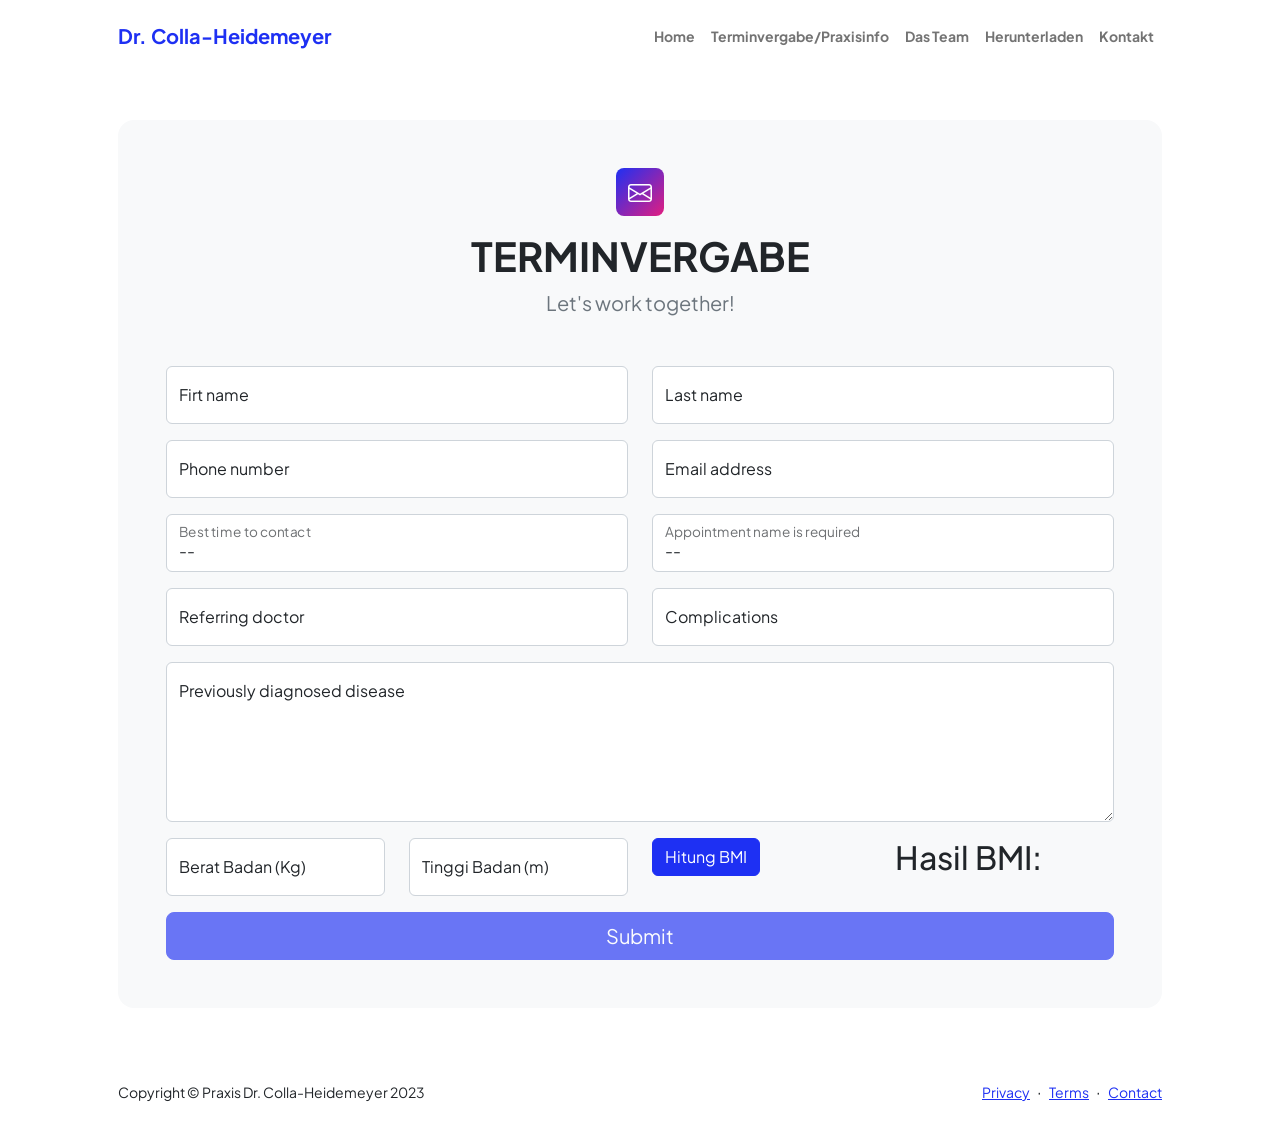
<file: contact.html>
<!DOCTYPE html>
<html lang="en">
    <head>
        <meta charset="utf-8" />
        <meta
            name="viewport"
            content="width=device-width, initial-scale=1, shrink-to-fit=no"
        />
        <meta name="description" content />
        <meta name="author" content />
        <title>Praxis Dr. Colla-Heidemeyer</title>
        <!-- Favicon-->
        <link rel="icon" type="image/x-icon" href="assets/favicon.ico" />
        <!-- Custom Google font-->
        <link rel="preconnect" href="https://fonts.googleapis.com" />
        <link rel="preconnect" href="https://fonts.gstatic.com" crossorigin />
        <link
            href="https://fonts.googleapis.com/css2?family=Plus+Jakarta+Sans:wght@100;200;300;400;500;600;700;800;900&amp;display=swap"
            rel="stylesheet"
        />
        <!-- Bootstrap icons-->
        <link
            href="https://cdn.jsdelivr.net/npm/bootstrap-icons@1.8.1/font/bootstrap-icons.css"
            rel="stylesheet"
        />
        <!-- Core theme CSS (includes Bootstrap)-->
        <link href="css/styles.css" rel="stylesheet" />
    </head>
    <body class="d-flex flex-column">
        <main class="flex-shrink-0">
            <!-- Navigation-->
            <nav class="navbar navbar-expand-lg navbar-light bg-white py-3">
                <div class="container px-5">
                    <a class="navbar-brand" href="index.html"
                        ><span class="fw-bolder text-primary"
                            >Dr. Colla-Heidemeyer</span
                        ></a
                    >
                    <button
                        class="navbar-toggler"
                        type="button"
                        data-bs-toggle="collapse"
                        data-bs-target="#navbarSupportedContent"
                        aria-controls="navbarSupportedContent"
                        aria-expanded="false"
                        aria-label="Toggle navigation"
                    >
                        <span class="navbar-toggler-icon"></span>
                    </button>
                    <div
                        class="collapse navbar-collapse"
                        id="navbarSupportedContent"
                    >
                        <ul
                            class="navbar-nav ms-auto mb-2 mb-lg-0 small fw-bolder"
                        >
                            <li class="nav-item">
                                <a class="nav-link" href="index.html">Home</a>
                            </li>
                            <li class="nav-item">
                                <a class="nav-link" href="index.html"
                                    >Terminvergabe/Praxisinfo</a
                                >
                            </li>
                            <li class="nav-item">
                                <a class="nav-link" href="resume.html"
                                    >Das Team</a
                                >
                            </li>
                            <li class="nav-item">
                                <a class="nav-link" href="projects.html"
                                    >Herunterladen</a
                                >
                            </li>
                            <li class="nav-item">
                                <a class="nav-link" href="contact.html"
                                    >Kontakt</a
                                >
                            </li>
                        </ul>
                    </div>
                </div>
            </nav>
            <!-- Page content-->
            <section class="py-5">
                <div class="container px-5">
                    <!-- Contact form-->
                    <div class="bg-light rounded-4 py-5 px-4 px-md-5">
                        <div class="text-center mb-5">
                            <div
                                class="feature bg-primary bg-gradient-primary-to-secondary text-white rounded-3 mb-3"
                            >
                                <i class="bi bi-envelope"></i>
                            </div>
                            <h1 class="fw-bolder">TERMINVERGABE</h1>
                            <p class="lead fw-normal text-muted mb-0">
                                Let's work together!
                            </p>
                        </div>
                        <div class="row gx-5 justify-content-center">
                            <div class="col-lg-8 col-xl-12 col-md-12">
                                <!-- * * * * * * * * * * * * * * *-->
                                <!-- * * SB Forms Contact Form * *-->
                                <!-- * * * * * * * * * * * * * * *-->
                                <!-- This form is pre-integrated with SB Forms.-->
                                <!-- To make this form functional, sign up at-->
                                <!-- https://startbootstrap.com/solution/contact-forms-->
                                <!-- to get an API token!-->
                                <form
                                    id="contactForm"
                                    data-sb-form-api-token="API_TOKEN"
                                >
                                    <div class="row">
                                        <div class="col-md-6">
                                            <!-- Name input-->
                                            <div class="form-floating mb-3">
                                                <input
                                                    class="form-control"
                                                    id="name"
                                                    type="text"
                                                    placeholder="Enter your name..."
                                                    data-sb-validations="required"
                                                />
                                                <label for="name"
                                                    >Firt name</label
                                                >
                                                <div
                                                    class="invalid-feedback"
                                                    data-sb-feedback="name:required"
                                                >
                                                    <!-- A name is required. -->
                                                </div>
                                            </div>
                                        </div>
                                        <div class="col-md-6">
                                            <div class="form-floating mb-3">
                                                <input
                                                    class="form-control"
                                                    id="name"
                                                    type="text"
                                                    placeholder="Enter your name..."
                                                    data-sb-validations="required"
                                                />
                                                <label for="name"
                                                    >Last name</label
                                                >
                                                <div
                                                    class="invalid-feedback"
                                                    data-sb-feedback="name:required"
                                                >
                                                    <!-- A name is required. -->
                                                </div>
                                            </div>
                                        </div>
                                        <div class="col-md-6">
                                            <!-- Name input-->
                                            <div class="form-floating mb-3">
                                                <input
                                                    class="form-control"
                                                    id="name"
                                                    type="number"
                                                    placeholder="Enter your name..."
                                                    data-sb-validations="required"
                                                />
                                                <label for="name"
                                                    >Phone number</label
                                                >
                                                <div
                                                    class="invalid-feedback"
                                                    data-sb-feedback="name:required"
                                                >
                                                    <!-- A name is required. -->
                                                </div>
                                            </div>
                                        </div>
                                        <div class="col-md-6">
                                            <!-- Email address input-->
                                            <div class="form-floating mb-3">
                                                <input
                                                    class="form-control"
                                                    id="email"
                                                    type="email"
                                                    placeholder="name@example.com"
                                                    data-sb-validations="required,email"
                                                />
                                                <label for="email"
                                                    >Email address</label
                                                >
                                                <div
                                                    class="invalid-feedback"
                                                    data-sb-feedback="email:required"
                                                >
                                                    <!-- An email is required. -->
                                                </div>
                                                <div
                                                    class="invalid-feedback"
                                                    data-sb-feedback="email:email"
                                                >
                                                    <!-- Email is not valid. -->
                                                </div>
                                            </div>
                                        </div>
                                        <div class="col-md-6">
                                            <div class="form-floating mb-3">
                                                <select
                                                    name=""
                                                    id=""
                                                    class="form-control"
                                                >
                                                    <option value="">--</option>
                                                    <option value="Morning">
                                                        Morning
                                                    </option>
                                                    <option value="Afternoon">
                                                        Afternoon
                                                    </option>
                                                    <option value="Evening">
                                                        Evening
                                                    </option>
                                                </select>
                                                <label for="email"
                                                    >Best time to contact</label
                                                >
                                                <div
                                                    class="invalid-feedback"
                                                    data-sb-feedback="email:required"
                                                >
                                                    <!-- An email is required. -->
                                                </div>
                                                <div
                                                    class="invalid-feedback"
                                                    data-sb-feedback="email:email"
                                                >
                                                    <!-- Email is not valid. -->
                                                </div>
                                            </div>
                                        </div>
                                        <div class="col-md-6">
                                            <div class="form-floating mb-3">
                                                <select
                                                    name=""
                                                    id=""
                                                    class="form-control"
                                                >
                                                    <option value="">--</option>
                                                    <option value="Morning">
                                                        Sonographien
                                                    </option>
                                                    <option value="Afternoon">
                                                        Jantung
                                                    </option>
                                                </select>
                                                <label for="email"
                                                    >Appointment name is
                                                    required</label
                                                >
                                                <div
                                                    class="invalid-feedback"
                                                    data-sb-feedback="email:required"
                                                >
                                                    <!-- An email is required. -->
                                                </div>
                                                <div
                                                    class="invalid-feedback"
                                                    data-sb-feedback="email:email"
                                                >
                                                    <!-- Email is not valid. -->
                                                </div>
                                            </div>
                                        </div>
                                        <div class="col-md-6">
                                            <div class="form-floating mb-3">
                                                <input
                                                    class="form-control"
                                                    id="name"
                                                    type="text"
                                                    placeholder="Enter your name..."
                                                    data-sb-validations="required"
                                                />
                                                <label for="name"
                                                    >Referring doctor</label
                                                >
                                                <div
                                                    class="invalid-feedback"
                                                    data-sb-feedback="name:required"
                                                >
                                                    <!-- A name is required. -->
                                                </div>
                                            </div>
                                        </div>
                                        <div class="col-md-6">
                                            <div class="form-floating mb-3">
                                                <input
                                                    class="form-control"
                                                    id="name"
                                                    type="text"
                                                    placeholder="Enter your name..."
                                                    data-sb-validations="required"
                                                />
                                                <label for="name"
                                                    >Complications</label
                                                >
                                                <div
                                                    class="invalid-feedback"
                                                    data-sb-feedback="name:required"
                                                >
                                                    <!-- A name is required. -->
                                                </div>
                                            </div>
                                        </div>
                                        <div class="col-md-12">
                                            <!-- Message input-->
                                            <div class="form-floating mb-3">
                                                <textarea
                                                    class="form-control"
                                                    id="message"
                                                    type="text"
                                                    placeholder="Enter your message here..."
                                                    style="height: 10rem"
                                                    data-sb-validations="required"
                                                ></textarea>
                                                <label for="message"
                                                    >Previously diagnosed
                                                    disease</label
                                                >
                                                <div
                                                    class="invalid-feedback"
                                                    data-sb-feedback="message:required"
                                                >
                                                    <!-- A message is required. -->
                                                </div>
                                            </div>
                                        </div>
                                        <div class="col-md-3">
                                            <div class="form-floating mb-3">
                                                <input
                                                    class="form-control"
                                                    id="beratBadan"
                                                    type="number"
                                                    placeholder="Enter your name..."
                                                    data-sb-validations="required"
                                                />
                                                <label for="name"
                                                    >Berat Badan (Kg)</label
                                                >
                                                <div
                                                    class="invalid-feedback"
                                                    data-sb-feedback="name:required"
                                                >
                                                    <!-- A name is required. -->
                                                </div>
                                            </div>
                                        </div>
                                        <div class="col-md-3">
                                            <div class="form-floating mb-3">
                                                <input
                                                    class="form-control"
                                                    id="tinggiBadan"
                                                    type="number"
                                                    step="0.01"
                                                    placeholder="Enter your name..."
                                                    data-sb-validations="required"
                                                />
                                                <label for="name"
                                                    >Tinggi Badan (m)</label
                                                >
                                                <div
                                                    class="invalid-feedback"
                                                    data-sb-feedback="name:required"
                                                >
                                                    <!-- A name is required. -->
                                                </div>
                                            </div>
                                        </div>
                                        <div class="col-md-3">
                                            <div class="form-floating mb-3">
                                                <button
                                                    type="button"
                                                    class="btn btn-primary"
                                                    onclick="hitungBMI()"
                                                >
                                                    Hitung BMI
                                                </button>
                                            </div>
                                        </div>
                                        <div class="col-md-3">
                                            <div class="form-floating mb-3">
                                                <h2>Hasil BMI:</h2>
                                                <p id="hasilBMI"></p>
                                            </div>
                                        </div>
                                    </div>

                                    <!-- Submit success message-->
                                    <!---->
                                    <!-- This is what your users will see when the form-->
                                    <!-- has successfully submitted-->
                                    <div
                                        class="d-none"
                                        id="submitSuccessMessage"
                                    >
                                        <div class="text-center mb-3">
                                            <div class="fw-bolder">
                                                Form submission successful!
                                            </div>
                                            To activate this form, sign up at
                                            <br />
                                            <a
                                                href="https://startbootstrap.com/solution/contact-forms"
                                                >https://startbootstrap.com/solution/contact-forms</a
                                            >
                                        </div>
                                    </div>
                                    <!-- Submit error message-->
                                    <!---->
                                    <!-- This is what your users will see when there is-->
                                    <!-- an error submitting the form-->
                                    <div class="d-none" id="submitErrorMessage">
                                        <div
                                            class="text-center text-danger mb-3"
                                        >
                                            Error sending message!
                                        </div>
                                    </div>
                                    <!-- Submit Button-->
                                    <div class="d-grid">
                                        <button
                                            class="btn btn-primary btn-lg disabled"
                                            id="submitButton"
                                            type="submit"
                                        >
                                            Submit
                                        </button>
                                    </div>
                                </form>
                            </div>
                        </div>
                    </div>
                </div>
            </section>
        </main>
        <!-- Footer-->
        <footer class="bg-white py-4 mt-auto">
            <div class="container px-5">
                <div
                    class="row align-items-center justify-content-between flex-column flex-sm-row"
                >
                    <div class="col-auto">
                        <div class="small m-0">
                            Copyright &copy; Praxis Dr. Colla-Heidemeyer 2023
                        </div>
                    </div>
                    <div class="col-auto">
                        <a class="small" href="#!">Privacy</a>
                        <span class="mx-1">&middot;</span>
                        <a class="small" href="#!">Terms</a>
                        <span class="mx-1">&middot;</span>
                        <a class="small" href="#!">Contact</a>
                    </div>
                </div>
            </div>
        </footer>
        <!-- Bootstrap core JS-->
        <script src="https://cdn.jsdelivr.net/npm/bootstrap@5.2.3/dist/js/bootstrap.bundle.min.js"></script>
        <!-- Core theme JS-->
        <script src="js/scripts.js"></script>
        <!-- * * * * * * * * * * * * * * * * * * * * * * * * * * * * * * * * * * * * * * * *-->
        <!-- * *                               SB Forms JS                               * *-->
        <!-- * * Activate your form at https://startbootstrap.com/solution/contact-forms * *-->
        <!-- * * * * * * * * * * * * * * * * * * * * * * * * * * * * * * * * * * * * * * * *-->
        <script src="https://cdn.startbootstrap.com/sb-forms-latest.js"></script>
        <script>
            function hitungBMI() {
                const beratBadan = document.getElementById("beratBadan").value;
                const tinggiBadan =
                    document.getElementById("tinggiBadan").value;

                if (beratBadan && tinggiBadan) {
                    const bmi = beratBadan / (tinggiBadan * tinggiBadan);
                    const hasilBMI = document.getElementById("hasilBMI");
                    hasilBMI.innerHTML = `BMI Anda: ${bmi.toFixed(2)}`;
                }
            }
        </script>
    </body>
</html>
</file>
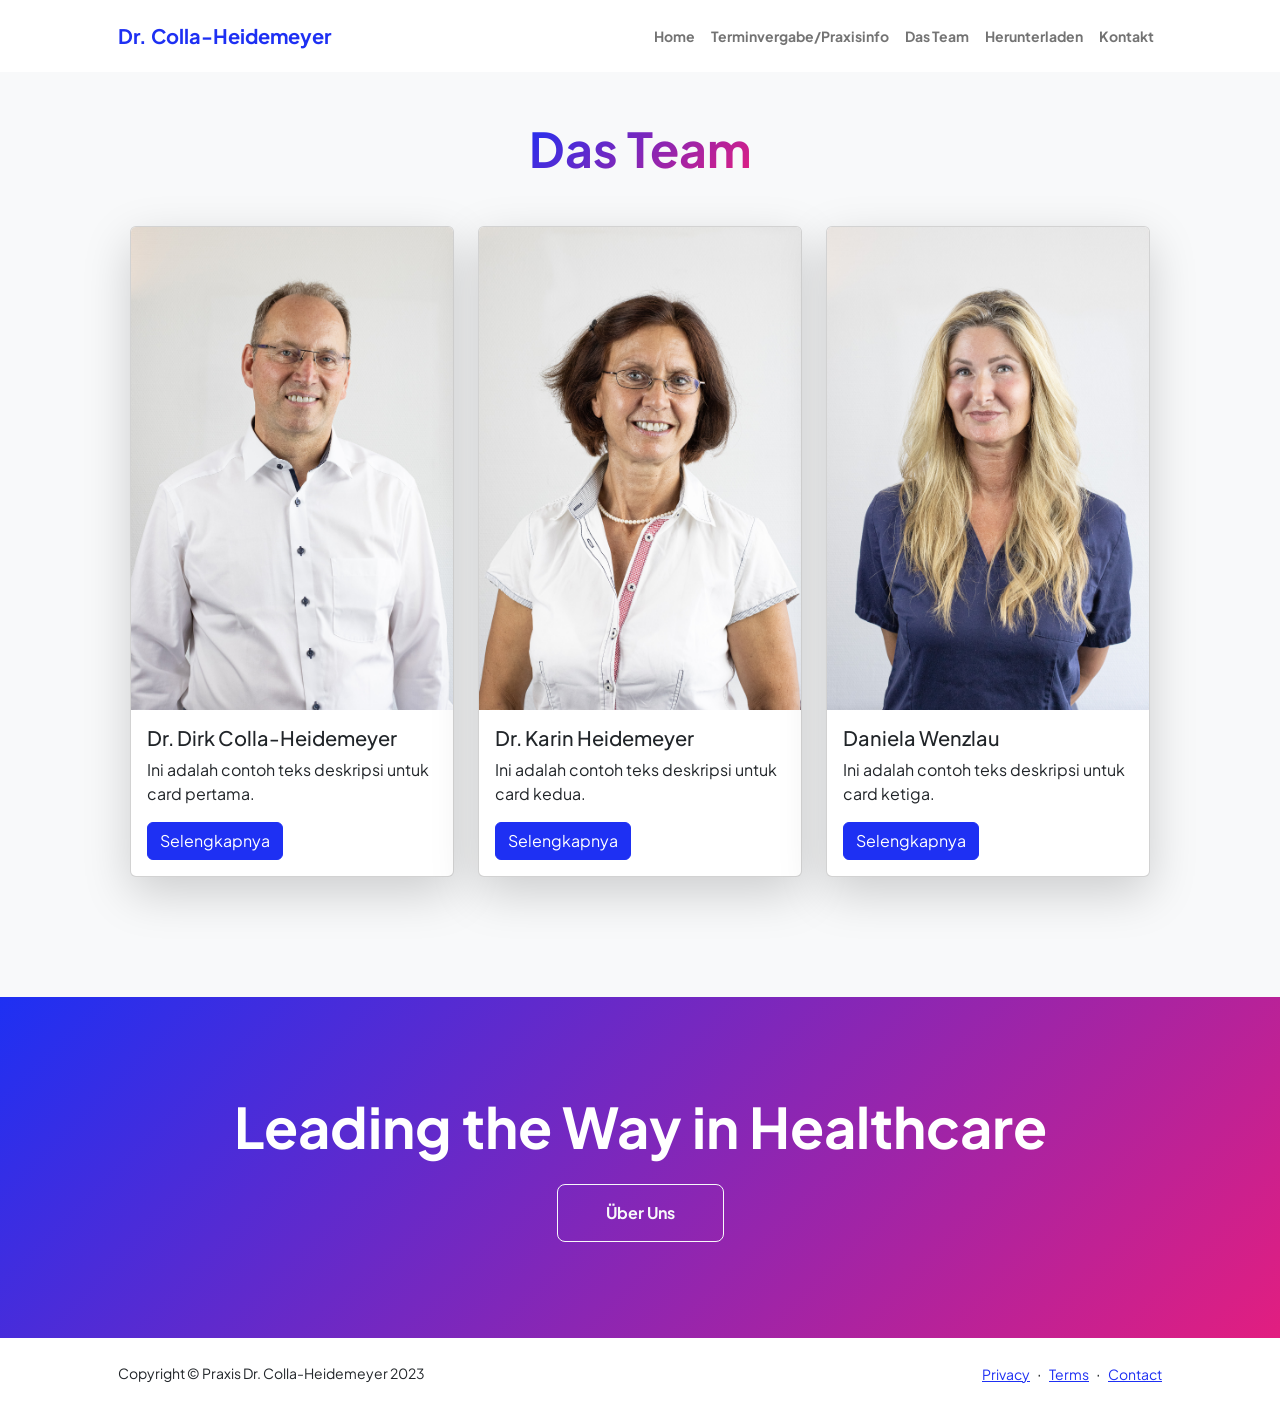
<file: projects.html>
<!DOCTYPE html>
<html lang="en">
    <head>
        <meta charset="utf-8" />
        <meta
            name="viewport"
            content="width=device-width, initial-scale=1, shrink-to-fit=no"
        />
        <meta name="description" content="" />
        <meta name="author" content="" />
        <title>Dr. Colla-Heidemeyer</title>
        <!-- Favicon-->
        <link rel="icon" type="image/x-icon" href="assets/favicon.ico" />
        <!-- Custom Google font-->
        <link rel="preconnect" href="https://fonts.googleapis.com" />
        <link rel="preconnect" href="https://fonts.gstatic.com" crossorigin />
        <link
            href="https://fonts.googleapis.com/css2?family=Plus+Jakarta+Sans:wght@100;200;300;400;500;600;700;800;900&amp;display=swap"
            rel="stylesheet"
        />
        <!-- Bootstrap icons-->
        <link
            href="https://cdn.jsdelivr.net/npm/bootstrap-icons@1.8.1/font/bootstrap-icons.css"
            rel="stylesheet"
        />
        <!-- Core theme CSS (includes Bootstrap)-->
        <link href="css/styles.css" rel="stylesheet" />

        <style>
            .fixed-size-img {
                width: 500px; /* Lebar tetap dalam piksel */
                height: 250px; /* Tinggi tetap dalam piksel */
                max-width: 100%; /* Membuat gambar responsif */
                height: auto; /* Menjaga rasio aspek gambar*/
            }
        </style>
    </head>
    <body class="d-flex flex-column h-100 bg-light">
        <main class="flex-shrink-0">
            <!-- Navigation-->
            <nav class="navbar navbar-expand-lg navbar-light bg-white py-3">
                <div class="container px-5">
                    <a class="navbar-brand" href="index.html"
                        ><span class="fw-bolder text-primary"
                            >Dr. Colla-Heidemeyer</span
                        ></a
                    >
                    <button
                        class="navbar-toggler"
                        type="button"
                        data-bs-toggle="collapse"
                        data-bs-target="#navbarSupportedContent"
                        aria-controls="navbarSupportedContent"
                        aria-expanded="false"
                        aria-label="Toggle navigation"
                    >
                        <span class="navbar-toggler-icon"></span>
                    </button>
                    <div
                        class="collapse navbar-collapse"
                        id="navbarSupportedContent"
                    >
                        <ul
                            class="navbar-nav ms-auto mb-2 mb-lg-0 small fw-bolder"
                        >
                            <li class="nav-item">
                                <a class="nav-link" href="index.html">Home</a>
                            </li>
                            <li class="nav-item">
                                <a class="nav-link" href="index.html"
                                    >Terminvergabe/Praxisinfo</a
                                >
                            </li>
                            <li class="nav-item">
                                <a class="nav-link" href="projects.html"
                                    >Das Team</a
                                >
                            </li>
                            <li class="nav-item">
                                <a class="nav-link" href="projects.html"
                                    >Herunterladen</a
                                >
                            </li>
                            <li class="nav-item">
                                <a class="nav-link" href="contact.html"
                                    >Kontakt</a
                                >
                            </li>
                        </ul>
                    </div>
                </div>
            </nav>
            <!-- Projects Section-->
            <section class="py-5">
                <div class="container px-5 mb-5">
                    <div class="text-center mb-5">
                        <h1 class="display-5 fw-bolder mb-0">
                            <span class="text-gradient d-inline">Das Team</span>
                        </h1>
                    </div>

                    <div class="container mt-5">
                        <div class="row">
                            <div class="col-md-4">
                                <div class="card shadow-lg mb-4">
                                    <img
                                        src="assets/Dr. Dirk Colla-Heidemeyer.jpg"
                                        class="card-img-top fixed-size-img"
                                        alt="Sample Image"
                                    />
                                    <div class="card-body">
                                        <h5 class="card-title">
                                            Dr. Dirk Colla-Heidemeyer
                                        </h5>
                                        <p class="card-text">
                                            Ini adalah contoh teks deskripsi
                                            untuk card pertama.
                                        </p>
                                        <a href="#" class="btn btn-primary"
                                            >Selengkapnya</a
                                        >
                                    </div>
                                </div>
                            </div>
                            <div class="col-md-4">
                                <div class="card shadow-lg mb-4">
                                    <img
                                        src="assets/Dr. Karin Heidemeyer.jpg"
                                        class="card-img-top"
                                        alt="Sample Image"
                                    />
                                    <div class="card-body">
                                        <h5 class="card-title">
                                            Dr. Karin Heidemeyer
                                        </h5>
                                        <p class="card-text">
                                            Ini adalah contoh teks deskripsi
                                            untuk card kedua.
                                        </p>
                                        <a href="#" class="btn btn-primary"
                                            >Selengkapnya</a
                                        >
                                    </div>
                                </div>
                            </div>
                            <div class="col-md-4">
                                <div class="card shadow-lg mb-4">
                                    <img
                                        src="assets/Daniela Wenzlau.jpg"
                                        class="card-img-top"
                                        alt="Sample Image"
                                    />
                                    <div class="card-body">
                                        <h5 class="card-title">
                                            Daniela Wenzlau
                                        </h5>
                                        <p class="card-text">
                                            Ini adalah contoh teks deskripsi
                                            untuk card ketiga.
                                        </p>
                                        <a href="#" class="btn btn-primary"
                                            >Selengkapnya</a
                                        >
                                    </div>
                                </div>
                            </div>
                        </div>
                    </div>
                </div>
            </section>
            <!-- Call to action section-->
            <section class="py-5 bg-gradient-primary-to-secondary text-white">
                <div class="container px-5 my-5">
                    <div class="text-center">
                        <h2 class="display-4 fw-bolder mb-4">
                            Leading the Way in Healthcare
                        </h2>
                        <a
                            class="btn btn-outline-light btn-lg px-5 py-3 fs-6 fw-bolder"
                            href="contact.html"
                            >Über Uns</a
                        >
                    </div>
                </div>
            </section>
        </main>
        <!-- Footer-->
        <footer class="bg-white py-4 mt-auto">
            <div class="container px-5">
                <div
                    class="row align-items-center justify-content-between flex-column flex-sm-row"
                >
                    <div class="col-auto">
                        <div class="small m-0">
                            Copyright &copy; Praxis Dr. Colla-Heidemeyer 2023
                        </div>
                    </div>
                    <div class="col-auto">
                        <a class="small" href="#!">Privacy</a>
                        <span class="mx-1">&middot;</span>
                        <a class="small" href="#!">Terms</a>
                        <span class="mx-1">&middot;</span>
                        <a class="small" href="#!">Contact</a>
                    </div>
                </div>
            </div>
        </footer>
        <!-- Bootstrap core JS-->
        <script src="https://cdn.jsdelivr.net/npm/bootstrap@5.2.3/dist/js/bootstrap.bundle.min.js"></script>
        <!-- Core theme JS-->
        <script src="js/scripts.js"></script>
    </body>
</html>
</file>
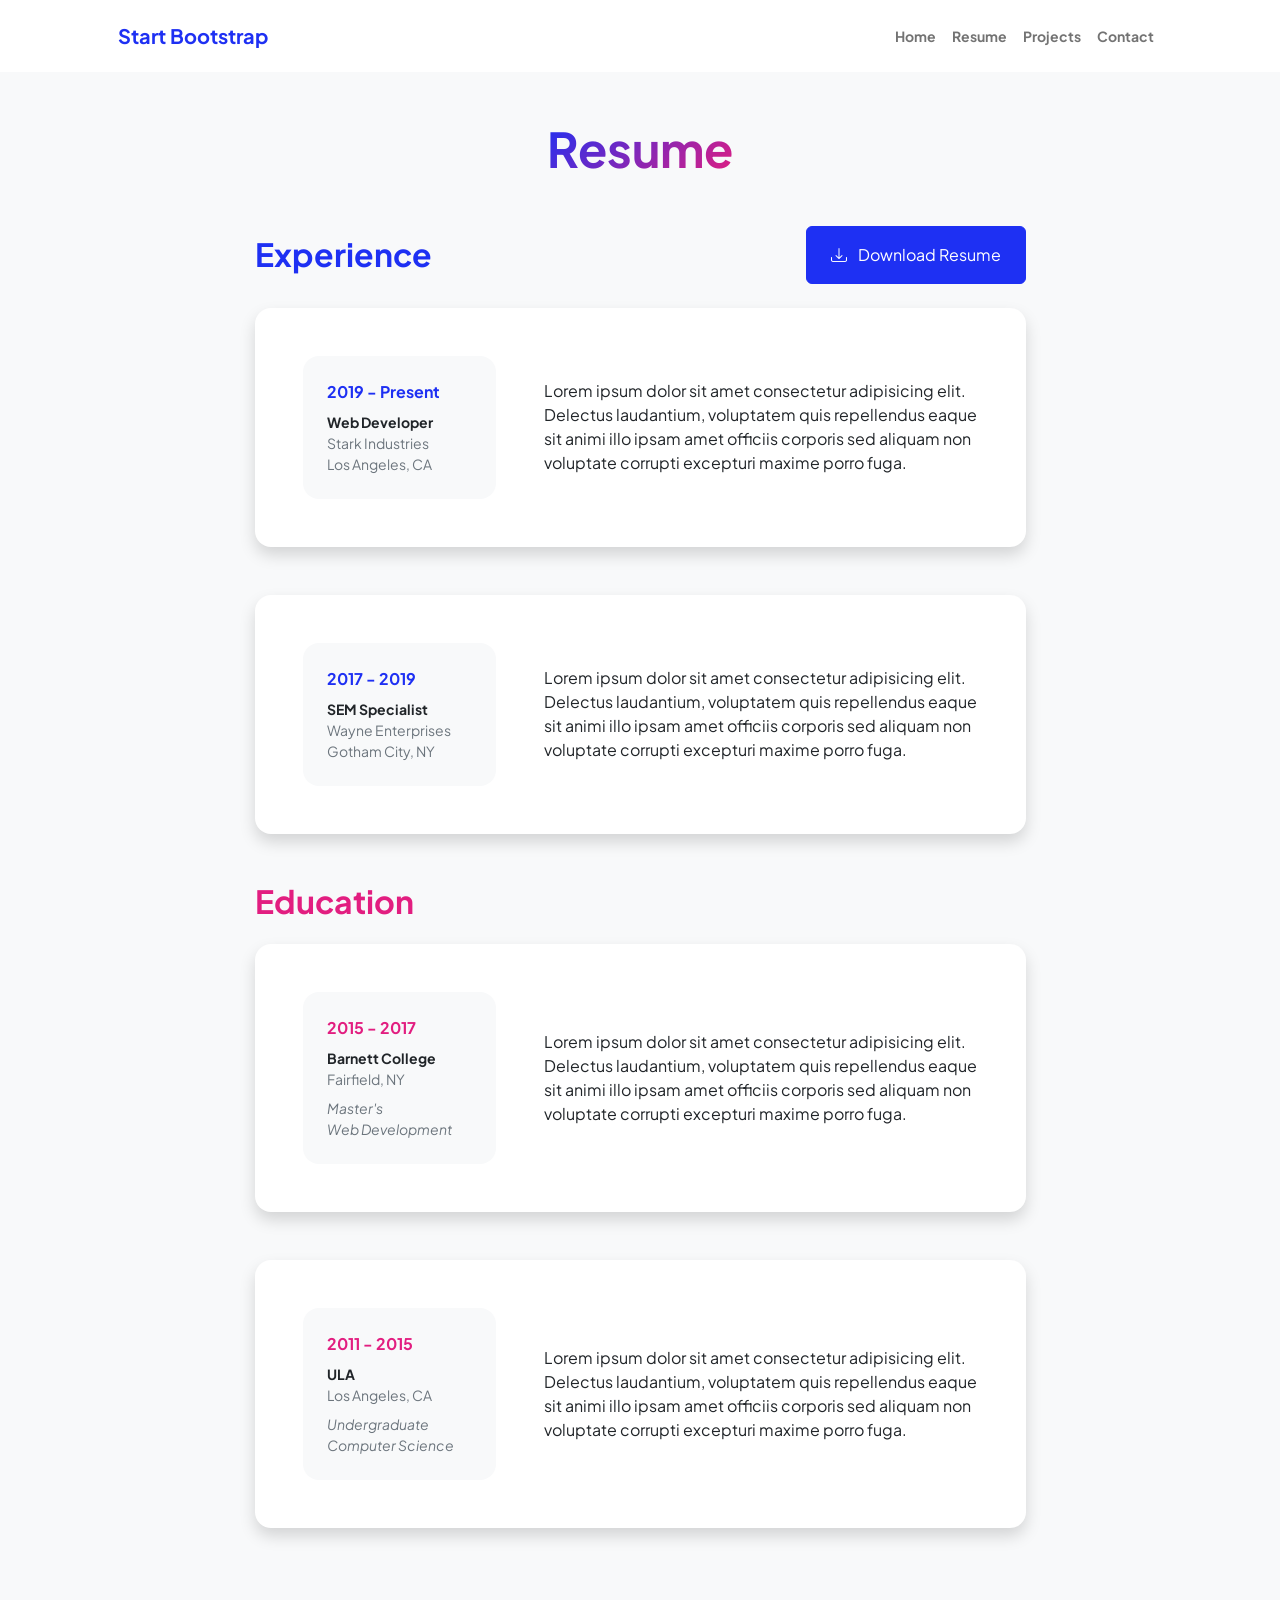
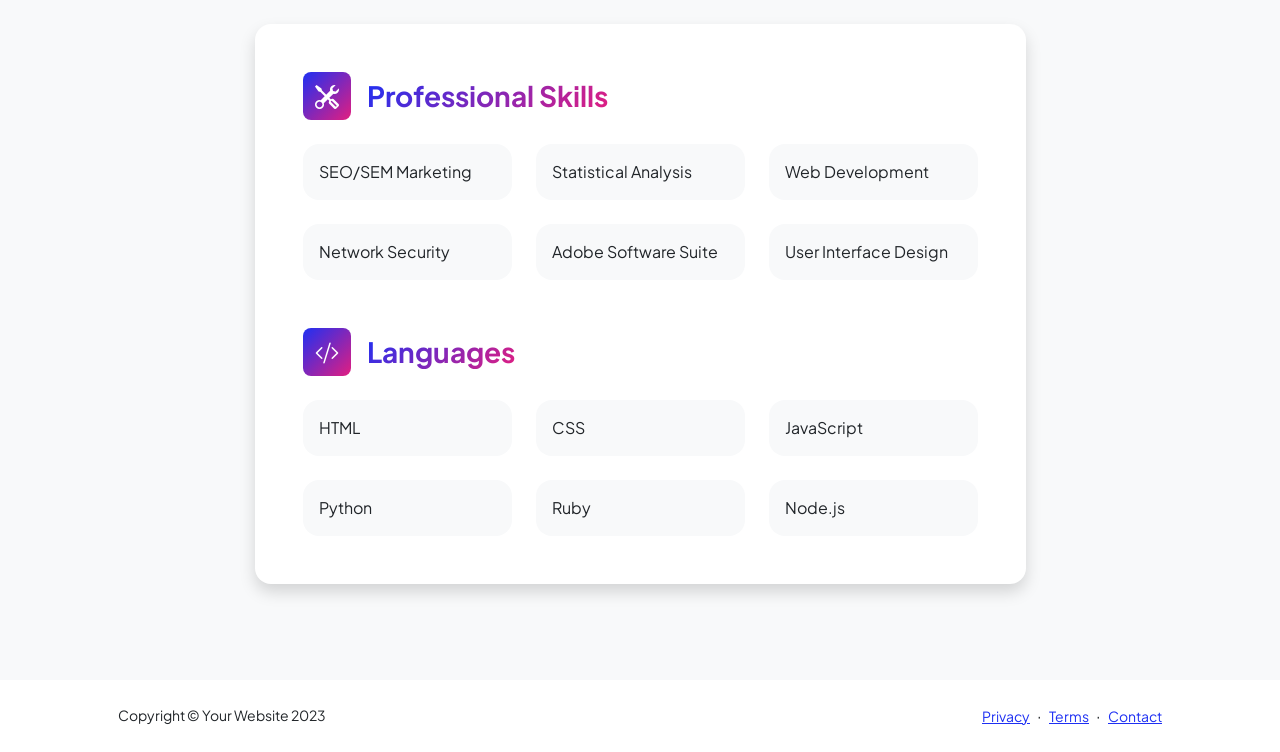
<file: resume.html>
<!DOCTYPE html>
<html lang="en">
    <head>
        <meta charset="utf-8" />
        <meta name="viewport" content="width=device-width, initial-scale=1, shrink-to-fit=no" />
        <meta name="description" content="" />
        <meta name="author" content="" />
        <title>Personal - Start Bootstrap Template</title>
        <!-- Favicon-->
        <link rel="icon" type="image/x-icon" href="assets/favicon.ico" />
        <!-- Custom Google font-->
        <link rel="preconnect" href="https://fonts.googleapis.com" />
        <link rel="preconnect" href="https://fonts.gstatic.com" crossorigin />
        <link href="https://fonts.googleapis.com/css2?family=Plus+Jakarta+Sans:wght@100;200;300;400;500;600;700;800;900&amp;display=swap" rel="stylesheet" />
        <!-- Bootstrap icons-->
        <link href="https://cdn.jsdelivr.net/npm/bootstrap-icons@1.8.1/font/bootstrap-icons.css" rel="stylesheet" />
        <!-- Core theme CSS (includes Bootstrap)-->
        <link href="css/styles.css" rel="stylesheet" />
    </head>
    <body class="d-flex flex-column h-100 bg-light">
        <main class="flex-shrink-0">
            <!-- Navigation-->
            <nav class="navbar navbar-expand-lg navbar-light bg-white py-3">
                <div class="container px-5">
                    <a class="navbar-brand" href="index.html"><span class="fw-bolder text-primary">Start Bootstrap</span></a>
                    <button class="navbar-toggler" type="button" data-bs-toggle="collapse" data-bs-target="#navbarSupportedContent" aria-controls="navbarSupportedContent" aria-expanded="false" aria-label="Toggle navigation"><span class="navbar-toggler-icon"></span></button>
                    <div class="collapse navbar-collapse" id="navbarSupportedContent">
                        <ul class="navbar-nav ms-auto mb-2 mb-lg-0 small fw-bolder">
                            <li class="nav-item"><a class="nav-link" href="index.html">Home</a></li>
                            <li class="nav-item"><a class="nav-link" href="resume.html">Resume</a></li>
                            <li class="nav-item"><a class="nav-link" href="projects.html">Projects</a></li>
                            <li class="nav-item"><a class="nav-link" href="contact.html">Contact</a></li>
                        </ul>
                    </div>
                </div>
            </nav>
            <!-- Page Content-->
            <div class="container px-5 my-5">
                <div class="text-center mb-5">
                    <h1 class="display-5 fw-bolder mb-0"><span class="text-gradient d-inline">Resume</span></h1>
                </div>
                <div class="row gx-5 justify-content-center">
                    <div class="col-lg-11 col-xl-9 col-xxl-8">
                        <!-- Experience Section-->
                        <section>
                            <div class="d-flex align-items-center justify-content-between mb-4">
                                <h2 class="text-primary fw-bolder mb-0">Experience</h2>
                                <!-- Download resume button-->
                                <!-- Note: Set the link href target to a PDF file within your project-->
                                <a class="btn btn-primary px-4 py-3" href="#!">
                                    <div class="d-inline-block bi bi-download me-2"></div>
                                    Download Resume
                                </a>
                            </div>
                            <!-- Experience Card 1-->
                            <div class="card shadow border-0 rounded-4 mb-5">
                                <div class="card-body p-5">
                                    <div class="row align-items-center gx-5">
                                        <div class="col text-center text-lg-start mb-4 mb-lg-0">
                                            <div class="bg-light p-4 rounded-4">
                                                <div class="text-primary fw-bolder mb-2">2019 - Present</div>
                                                <div class="small fw-bolder">Web Developer</div>
                                                <div class="small text-muted">Stark Industries</div>
                                                <div class="small text-muted">Los Angeles, CA</div>
                                            </div>
                                        </div>
                                        <div class="col-lg-8"><div>Lorem ipsum dolor sit amet consectetur adipisicing elit. Delectus laudantium, voluptatem quis repellendus eaque sit animi illo ipsam amet officiis corporis sed aliquam non voluptate corrupti excepturi maxime porro fuga.</div></div>
                                    </div>
                                </div>
                            </div>
                            <!-- Experience Card 2-->
                            <div class="card shadow border-0 rounded-4 mb-5">
                                <div class="card-body p-5">
                                    <div class="row align-items-center gx-5">
                                        <div class="col text-center text-lg-start mb-4 mb-lg-0">
                                            <div class="bg-light p-4 rounded-4">
                                                <div class="text-primary fw-bolder mb-2">2017 - 2019</div>
                                                <div class="small fw-bolder">SEM Specialist</div>
                                                <div class="small text-muted">Wayne Enterprises</div>
                                                <div class="small text-muted">Gotham City, NY</div>
                                            </div>
                                        </div>
                                        <div class="col-lg-8"><div>Lorem ipsum dolor sit amet consectetur adipisicing elit. Delectus laudantium, voluptatem quis repellendus eaque sit animi illo ipsam amet officiis corporis sed aliquam non voluptate corrupti excepturi maxime porro fuga.</div></div>
                                    </div>
                                </div>
                            </div>
                        </section>
                        <!-- Education Section-->
                        <section>
                            <h2 class="text-secondary fw-bolder mb-4">Education</h2>
                            <!-- Education Card 1-->
                            <div class="card shadow border-0 rounded-4 mb-5">
                                <div class="card-body p-5">
                                    <div class="row align-items-center gx-5">
                                        <div class="col text-center text-lg-start mb-4 mb-lg-0">
                                            <div class="bg-light p-4 rounded-4">
                                                <div class="text-secondary fw-bolder mb-2">2015 - 2017</div>
                                                <div class="mb-2">
                                                    <div class="small fw-bolder">Barnett College</div>
                                                    <div class="small text-muted">Fairfield, NY</div>
                                                </div>
                                                <div class="fst-italic">
                                                    <div class="small text-muted">Master's</div>
                                                    <div class="small text-muted">Web Development</div>
                                                </div>
                                            </div>
                                        </div>
                                        <div class="col-lg-8"><div>Lorem ipsum dolor sit amet consectetur adipisicing elit. Delectus laudantium, voluptatem quis repellendus eaque sit animi illo ipsam amet officiis corporis sed aliquam non voluptate corrupti excepturi maxime porro fuga.</div></div>
                                    </div>
                                </div>
                            </div>
                            <!-- Education Card 2-->
                            <div class="card shadow border-0 rounded-4 mb-5">
                                <div class="card-body p-5">
                                    <div class="row align-items-center gx-5">
                                        <div class="col text-center text-lg-start mb-4 mb-lg-0">
                                            <div class="bg-light p-4 rounded-4">
                                                <div class="text-secondary fw-bolder mb-2">2011 - 2015</div>
                                                <div class="mb-2">
                                                    <div class="small fw-bolder">ULA</div>
                                                    <div class="small text-muted">Los Angeles, CA</div>
                                                </div>
                                                <div class="fst-italic">
                                                    <div class="small text-muted">Undergraduate</div>
                                                    <div class="small text-muted">Computer Science</div>
                                                </div>
                                            </div>
                                        </div>
                                        <div class="col-lg-8"><div>Lorem ipsum dolor sit amet consectetur adipisicing elit. Delectus laudantium, voluptatem quis repellendus eaque sit animi illo ipsam amet officiis corporis sed aliquam non voluptate corrupti excepturi maxime porro fuga.</div></div>
                                    </div>
                                </div>
                            </div>
                        </section>
                        <!-- Divider-->
                        <div class="pb-5"></div>
                        <!-- Skills Section-->
                        <section>
                            <!-- Skillset Card-->
                            <div class="card shadow border-0 rounded-4 mb-5">
                                <div class="card-body p-5">
                                    <!-- Professional skills list-->
                                    <div class="mb-5">
                                        <div class="d-flex align-items-center mb-4">
                                            <div class="feature bg-primary bg-gradient-primary-to-secondary text-white rounded-3 me-3"><i class="bi bi-tools"></i></div>
                                            <h3 class="fw-bolder mb-0"><span class="text-gradient d-inline">Professional Skills</span></h3>
                                        </div>
                                        <div class="row row-cols-1 row-cols-md-3 mb-4">
                                            <div class="col mb-4 mb-md-0"><div class="d-flex align-items-center bg-light rounded-4 p-3 h-100">SEO/SEM Marketing</div></div>
                                            <div class="col mb-4 mb-md-0"><div class="d-flex align-items-center bg-light rounded-4 p-3 h-100">Statistical Analysis</div></div>
                                            <div class="col"><div class="d-flex align-items-center bg-light rounded-4 p-3 h-100">Web Development</div></div>
                                        </div>
                                        <div class="row row-cols-1 row-cols-md-3">
                                            <div class="col mb-4 mb-md-0"><div class="d-flex align-items-center bg-light rounded-4 p-3 h-100">Network Security</div></div>
                                            <div class="col mb-4 mb-md-0"><div class="d-flex align-items-center bg-light rounded-4 p-3 h-100">Adobe Software Suite</div></div>
                                            <div class="col"><div class="d-flex align-items-center bg-light rounded-4 p-3 h-100">User Interface Design</div></div>
                                        </div>
                                    </div>
                                    <!-- Languages list-->
                                    <div class="mb-0">
                                        <div class="d-flex align-items-center mb-4">
                                            <div class="feature bg-primary bg-gradient-primary-to-secondary text-white rounded-3 me-3"><i class="bi bi-code-slash"></i></div>
                                            <h3 class="fw-bolder mb-0"><span class="text-gradient d-inline">Languages</span></h3>
                                        </div>
                                        <div class="row row-cols-1 row-cols-md-3 mb-4">
                                            <div class="col mb-4 mb-md-0"><div class="d-flex align-items-center bg-light rounded-4 p-3 h-100">HTML</div></div>
                                            <div class="col mb-4 mb-md-0"><div class="d-flex align-items-center bg-light rounded-4 p-3 h-100">CSS</div></div>
                                            <div class="col"><div class="d-flex align-items-center bg-light rounded-4 p-3 h-100">JavaScript</div></div>
                                        </div>
                                        <div class="row row-cols-1 row-cols-md-3">
                                            <div class="col mb-4 mb-md-0"><div class="d-flex align-items-center bg-light rounded-4 p-3 h-100">Python</div></div>
                                            <div class="col mb-4 mb-md-0"><div class="d-flex align-items-center bg-light rounded-4 p-3 h-100">Ruby</div></div>
                                            <div class="col"><div class="d-flex align-items-center bg-light rounded-4 p-3 h-100">Node.js</div></div>
                                        </div>
                                    </div>
                                </div>
                            </div>
                        </section>
                    </div>
                </div>
            </div>
        </main>
        <!-- Footer-->
        <footer class="bg-white py-4 mt-auto">
            <div class="container px-5">
                <div class="row align-items-center justify-content-between flex-column flex-sm-row">
                    <div class="col-auto"><div class="small m-0">Copyright &copy; Your Website 2023</div></div>
                    <div class="col-auto">
                        <a class="small" href="#!">Privacy</a>
                        <span class="mx-1">&middot;</span>
                        <a class="small" href="#!">Terms</a>
                        <span class="mx-1">&middot;</span>
                        <a class="small" href="#!">Contact</a>
                    </div>
                </div>
            </div>
        </footer>
        <!-- Bootstrap core JS-->
        <script src="https://cdn.jsdelivr.net/npm/bootstrap@5.2.3/dist/js/bootstrap.bundle.min.js"></script>
        <!-- Core theme JS-->
        <script src="js/scripts.js"></script>
    </body>
</html>
</file>
